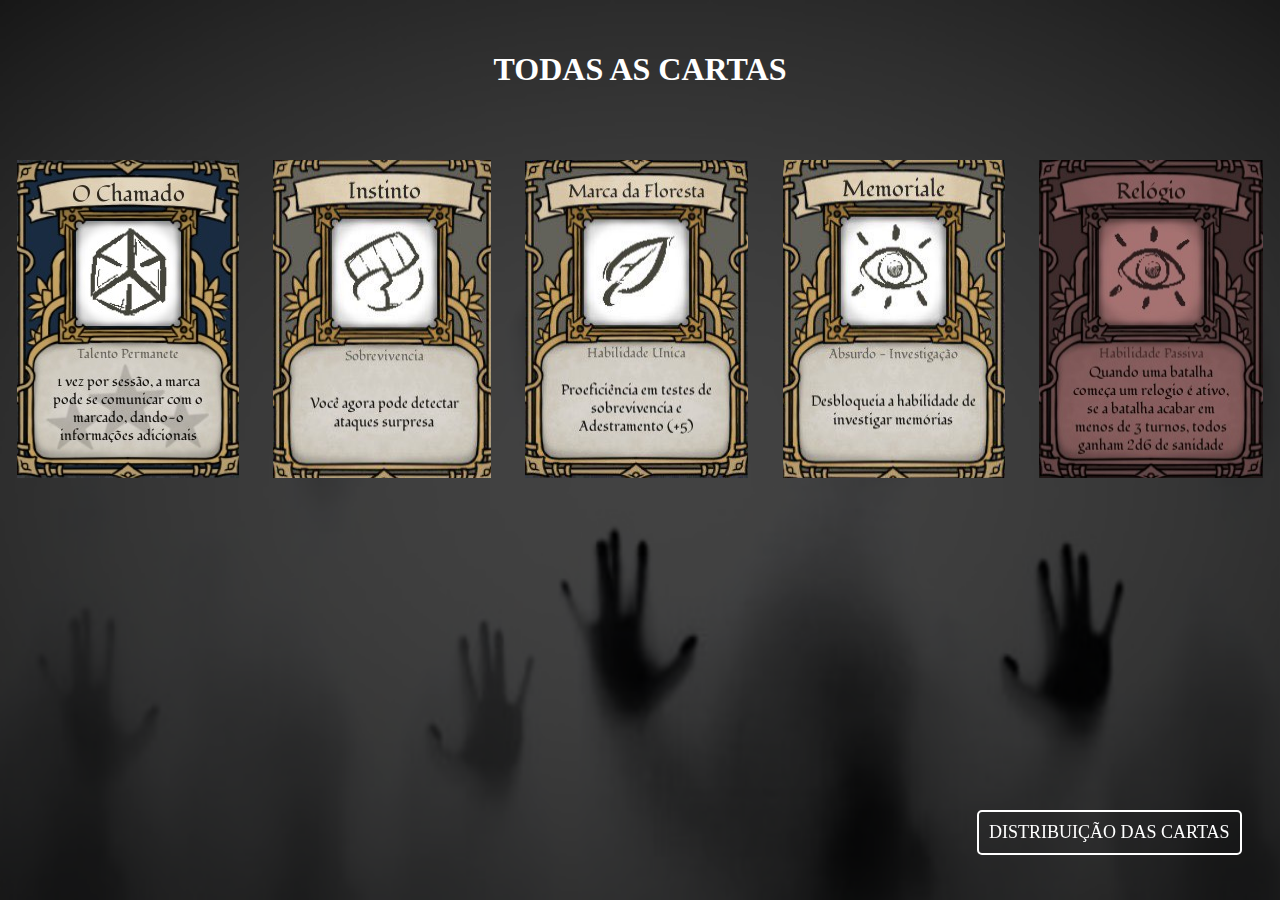
<file: index.html>
<!DOCTYPE html>
    <head>
        <meta charset="utf-8">
        <meta http-equiv="X-UA-Compatible" content="IE=edge">
        <title>CARTAS</title>
        <meta name="description" content="">
        <meta name="viewport" content="width=device-width, initial-scale=1">
        <link rel="stylesheet" href="init.css">
        <link rel="icon" href="SITE ELEMENTS/icon.png">
        <script>
            function addLocalStorage(img)
            {
                if(!localStorage.getItem(img.alt)){
                    localStorage.setItem(img.alt, img.src)
                }
            }
        </script>
    </head>
    <body>
        <footer>
            <a class="card-distribuition" href="dis.html">DISTRIBUIÇÃO DAS CARTAS</a>

        </footer>
        <div class="tittles">
            <h1>TODAS AS CARTAS</h1>
        </div>

        <div class="image-container">
            <img src="CARTAS-KEY/1.png" class="com" onclick="addLocalStorage(this)" alt="OChamado">
            <img src="CARTAS-KEY/2.png" class="com" onclick="addLocalStorage(this)" alt="Instinto">
            <img src="CARTAS-KEY/3.png" class="com" onclick="addLocalStorage(this)" alt="MarcaFloresta">
            <img src="CARTAS-KEY/4.png" class="com" onclick="addLocalStorage(this)" alt="Memoriale">
            <img src="CARTAS-KEY/Relogio.png" alt="Relogio">
        </div>
        
    </body>
    
</html>
</file>
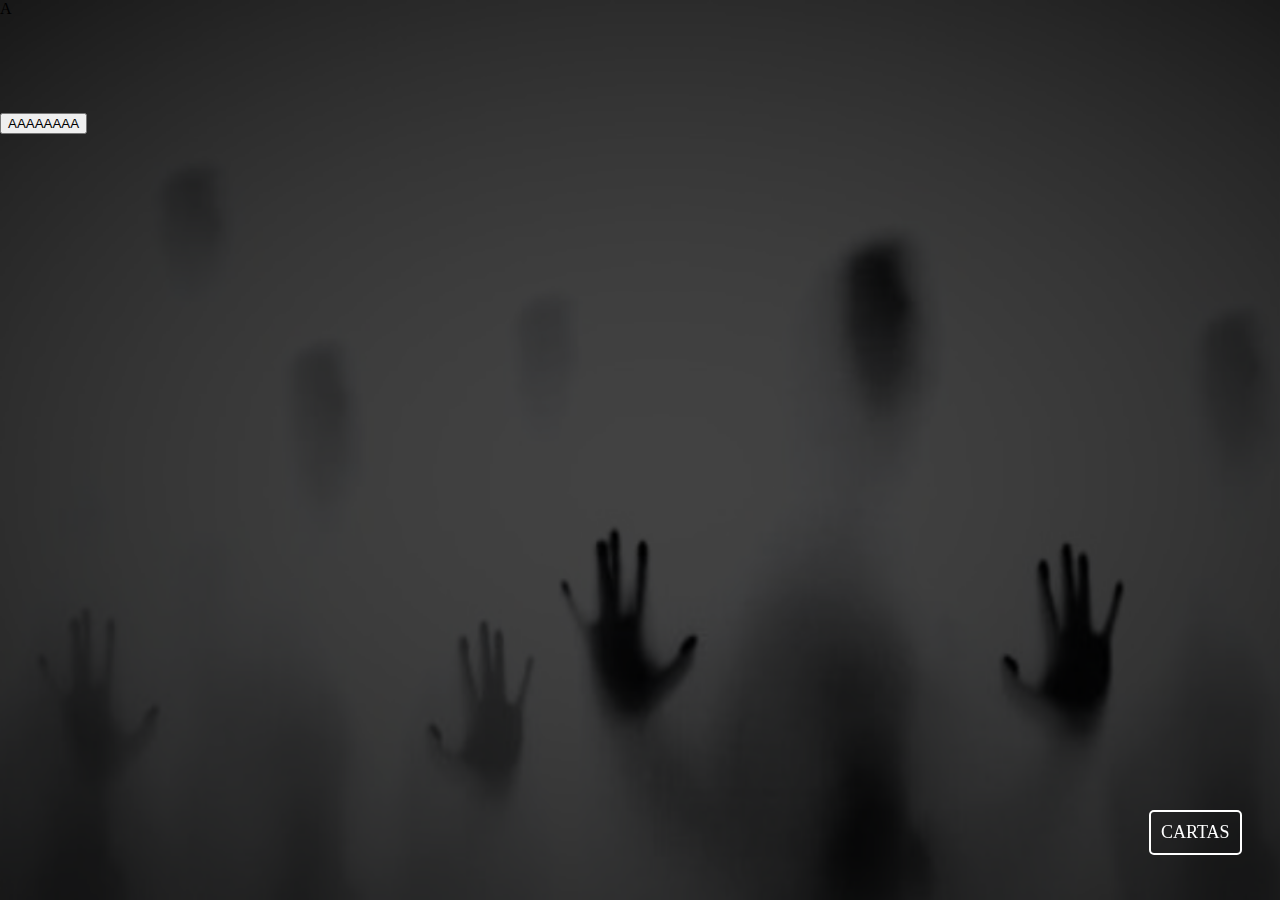
<file: cartas-equipadas.html>
<!DOCTYPE html>
<html lang="en">

<head>
    <meta charset="utf-8">
    <meta http-equiv="X-UA-Compatible" content="IE=edge">
    <title>EQUIPADAS</title>
    <meta name="description" content="">
    <meta name="viewport" content="width=device-width, initial-scale=1">
    <link rel="stylesheet" href="init.css">
    <link rel="icon" href="SITE ELEMENTS/icon.png">
    <script>
        function carregar_cartas() {
            for (i = 0; i < localStorage.length; i++) {
                let key = localStorage.key(i)
                if (!document.querySelector(`img[alt="${key}"]`)) {
                    let imag = document.createElement("img")
                    imag.src = localStorage.getItem(localStorage.key(i));
                    imag.alt = localStorage.key(i)
                    console.log(imag)
                    document.getElementById("stor").appendChild(imag)
                    console.log(key)
                }
            }
        }
    </script>
</head>

<body>
    <span id="toFix">A</span>
    <div class="cardani">
    <div id="stor" class="image-container"></div>
    </div>
    <button onclick="carregar_cartas()">AAAAAAAA</button>
    <!-- Mudar isso ^ -->
    <footer>
        <a class="card-distribuition" href="index.html">CARTAS</a>
    </footer>
</body>

</html>
</file>
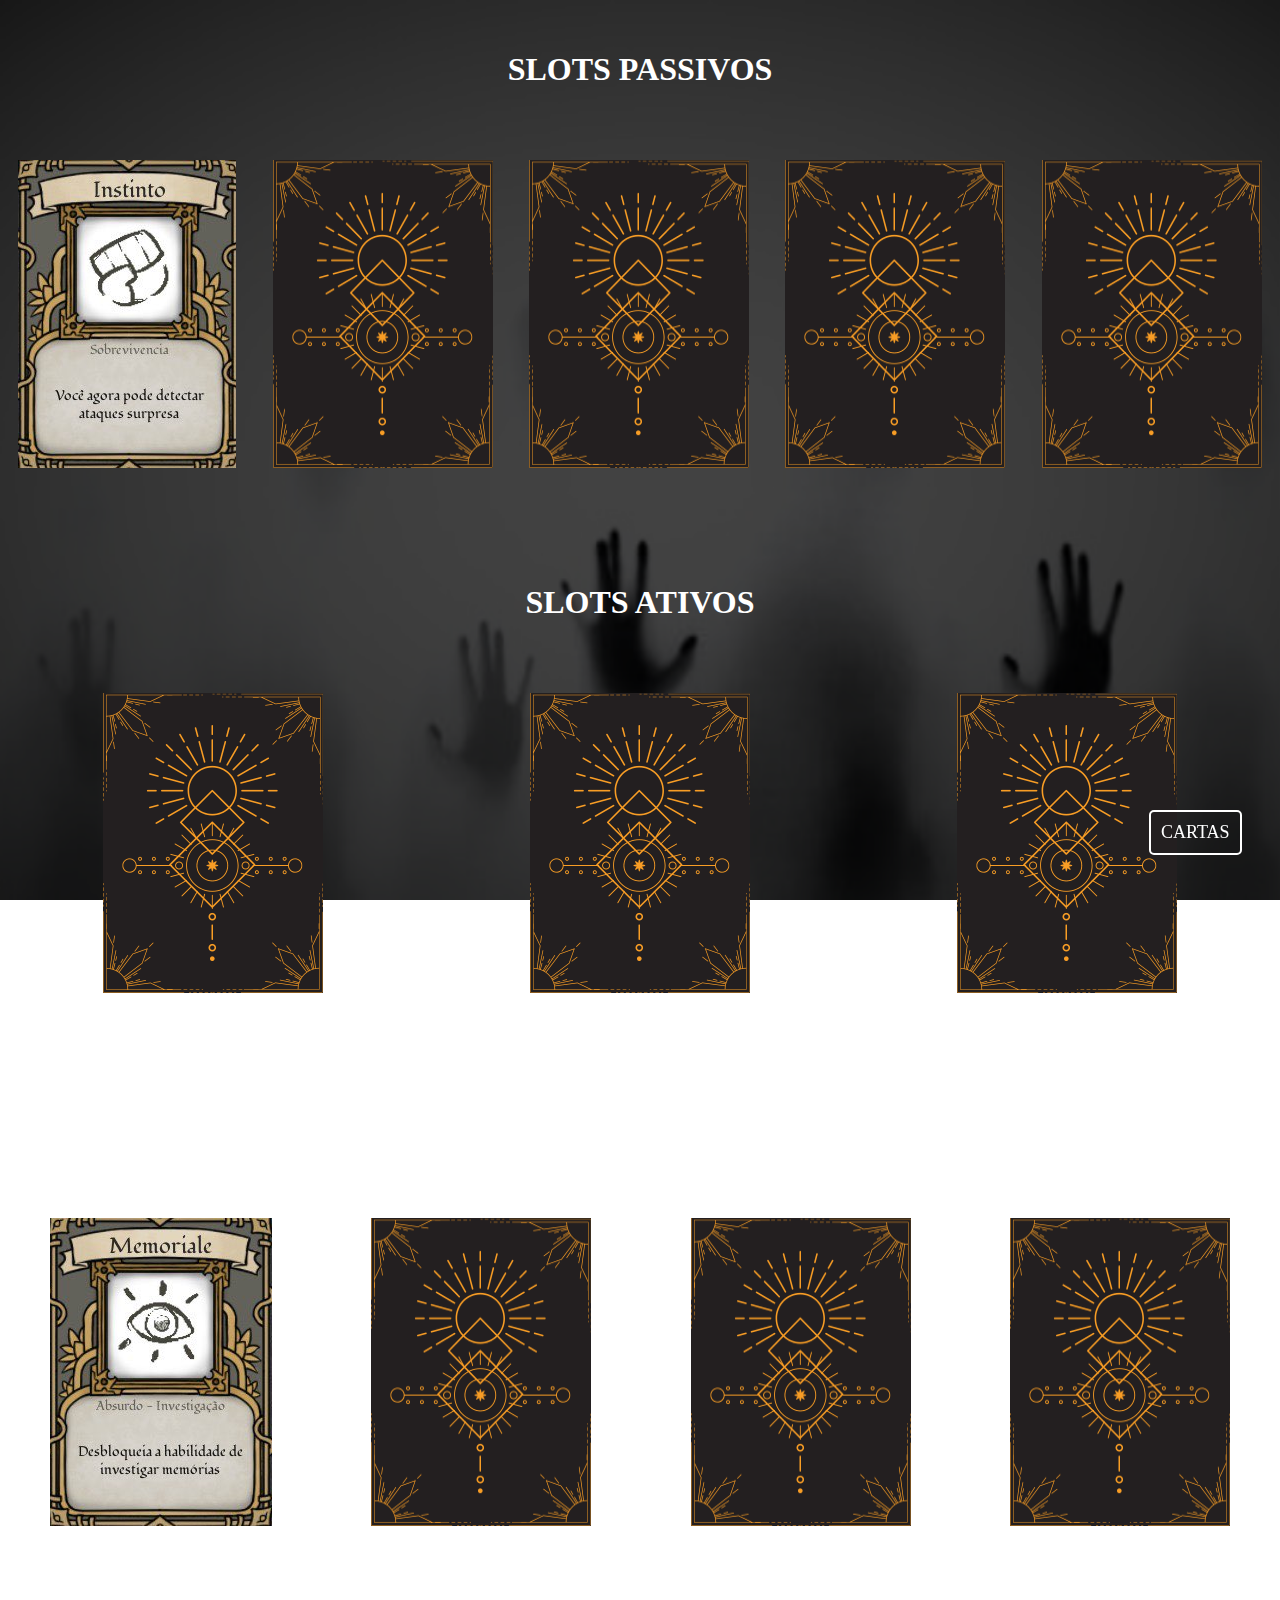
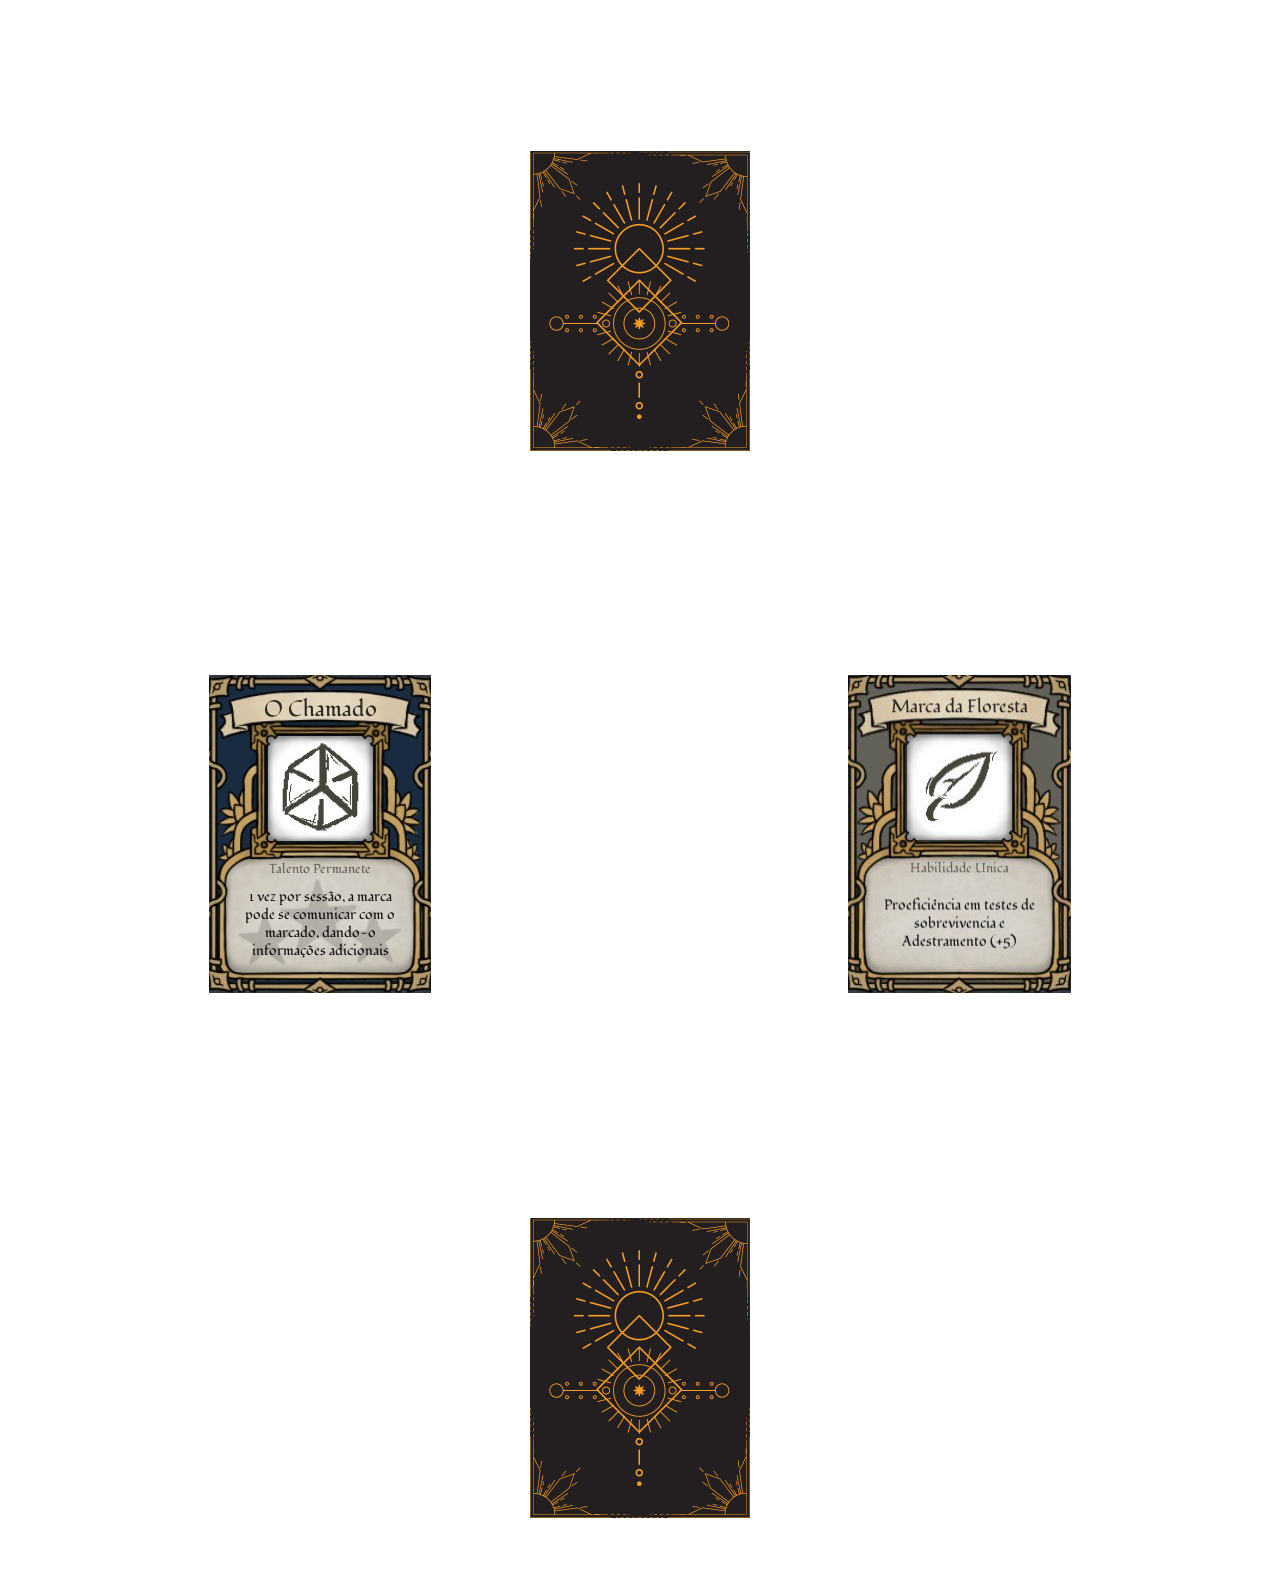
<file: dis.html>
<!DOCTYPE html>
    <head>
        <meta charset="utf-8">
        <meta http-equiv="X-UA-Compatible" content="IE=edge">
        <title>DISTRIBUIÇÃO</title>
        <meta name="description" content="">
        <meta name="viewport" content="width=device-width, initial-scale=1">
        <link rel="stylesheet" href="init.css">
        <link rel="icon" href="SITE ELEMENTS/icon.png">
    </head>
    <body>
        <footer>
            <a class="card-distribuition" href="index.html">CARTAS</a>
        </footer>
        <div class="tittles">
            <h1>SLOTS PASSIVOS</h1>
        </div>

        <div class="image-container">
            <img src="CARTAS-KEY/2.png" class="com" alt="Image 1">
            <img src="SITE ELEMENTS/EmptySlot.png" alt="placeholder">
            <img src="SITE ELEMENTS/EmptySlot.png" alt="placeholder">
            <img src="SITE ELEMENTS/EmptySlot.png" alt="placeholder">
            <img src="SITE ELEMENTS/EmptySlot.png" alt="placeholder">
        </div>
        <div class="tittles">
            <h1>SLOTS ATIVOS</h1>
        </div>

        <div class="image-container">
            <img src="SITE ELEMENTS/EmptySlot.png" alt="placeholder">
            <img src="SITE ELEMENTS/EmptySlot.png" alt="placeholder">
            <img src="SITE ELEMENTS/EmptySlot.png" alt="placeholder">
        </div>
        <div class="tittles">
            <h1>SLOTS INVESTIGATIVOS</h1>
        </div>

        <div class="image-container">
            <img src="CARTAS-KEY/4.png" class="com" alt="Image 1">
            <img src="SITE ELEMENTS/EmptySlot.png" alt="placeholder">
            <img src="SITE ELEMENTS/EmptySlot.png" alt="placeholder">
            <img src="SITE ELEMENTS/EmptySlot.png" alt="placeholder">
        </div>
        <div class="tittles">
            <h1>SLOT ESPECIAL</h1>
        </div>

        <div class="image-container">
            <img src="SITE ELEMENTS/EmptySlot.png" alt="placeholder">
        </div>
        <div class="tittles">
        <h1>CARTAS ELO</h1>
        </div>

        <div class="image-container">
        <img src="CARTAS-KEY/1.png" class="com" alt="Image 1">
        <img src="CARTAS-KEY/3.png" class="com" alt="Image 1">
        </div>
        <div class="tittles">
        <h1>CARTAS AMÁLGAMAS</h1>
        </div>

        <div class="image-container">
        <img src="SITE ELEMENTS/EmptySlot.png" alt="placeholder">
        </div>
    </body>
</html>
</file>
<file: init.css>
.image-container {
  display: flex;
  justify-content: space-around; 
  flex-wrap: wrap;
  overflow: hidden;
  margin-bottom: 15px;
  padding-top: 40px;
  padding-bottom: 40px;
}

.image-container img {
  max-width: 100%; 
  height: auto; 
  transition: transform 0.3s ease-in-out;
  margin-bottom: 10px; 
}
body {
  margin: 0;
  padding: 0;
  background-image: url('SITE ELEMENTS/BG.jpg');
  background-size: 100% 100%;
  background-attachment: fixed;
}
.tittles {
  justify-content: space-around;
  display: flex;
  height: auto;
  margin-bottom: 10px;
  color: white;
  padding-top: 30px;
}
.full-screen-image {
  width: 100%;
  height: 100%;
  object-fit: cover; 
  transition: transform 0.5s ease-in-out;
}
.com {
  transition: transform 0.5s ease-in-out;
}
.image-container .com:hover {
  transform: scale(1.2); /* Scalar menos ou mais */
}
.cardani div img {
  transition: transform 0.5s ease-in-out;
}
.cardani div img:hover {
  transform: scale(1.2);
}
.card-equipped{
  display: inline-block;
  padding: 10px;
  border: 2px solid white;
  border-radius: 5px;
  font-size: 18px;
  text-decoration: none;
  color: white;
  transition: transform 0.5s ease-in-out;
  position: fixed;
  bottom: 5%;
  right: 30%;
  z-index: 2;
}

.card-distribuition {
  display: inline-block;
  padding: 10px;
  border: 2px solid rgb(255, 255, 255);
  border-radius: 5px;
  font-size: 18px;
  text-decoration: none;
  color: rgb(255, 255, 255);
  position: fixed;
  transition: transform 0.5s ease-in-out;
  bottom: 5%;
  right: 3%;
  z-index:2;
}

.card-distribuition:hover, .card-equipped:hover {
  color:black;
  background-color:white;
  border: 2px solid white;
  transform: scale(1.2);
}
</file>
